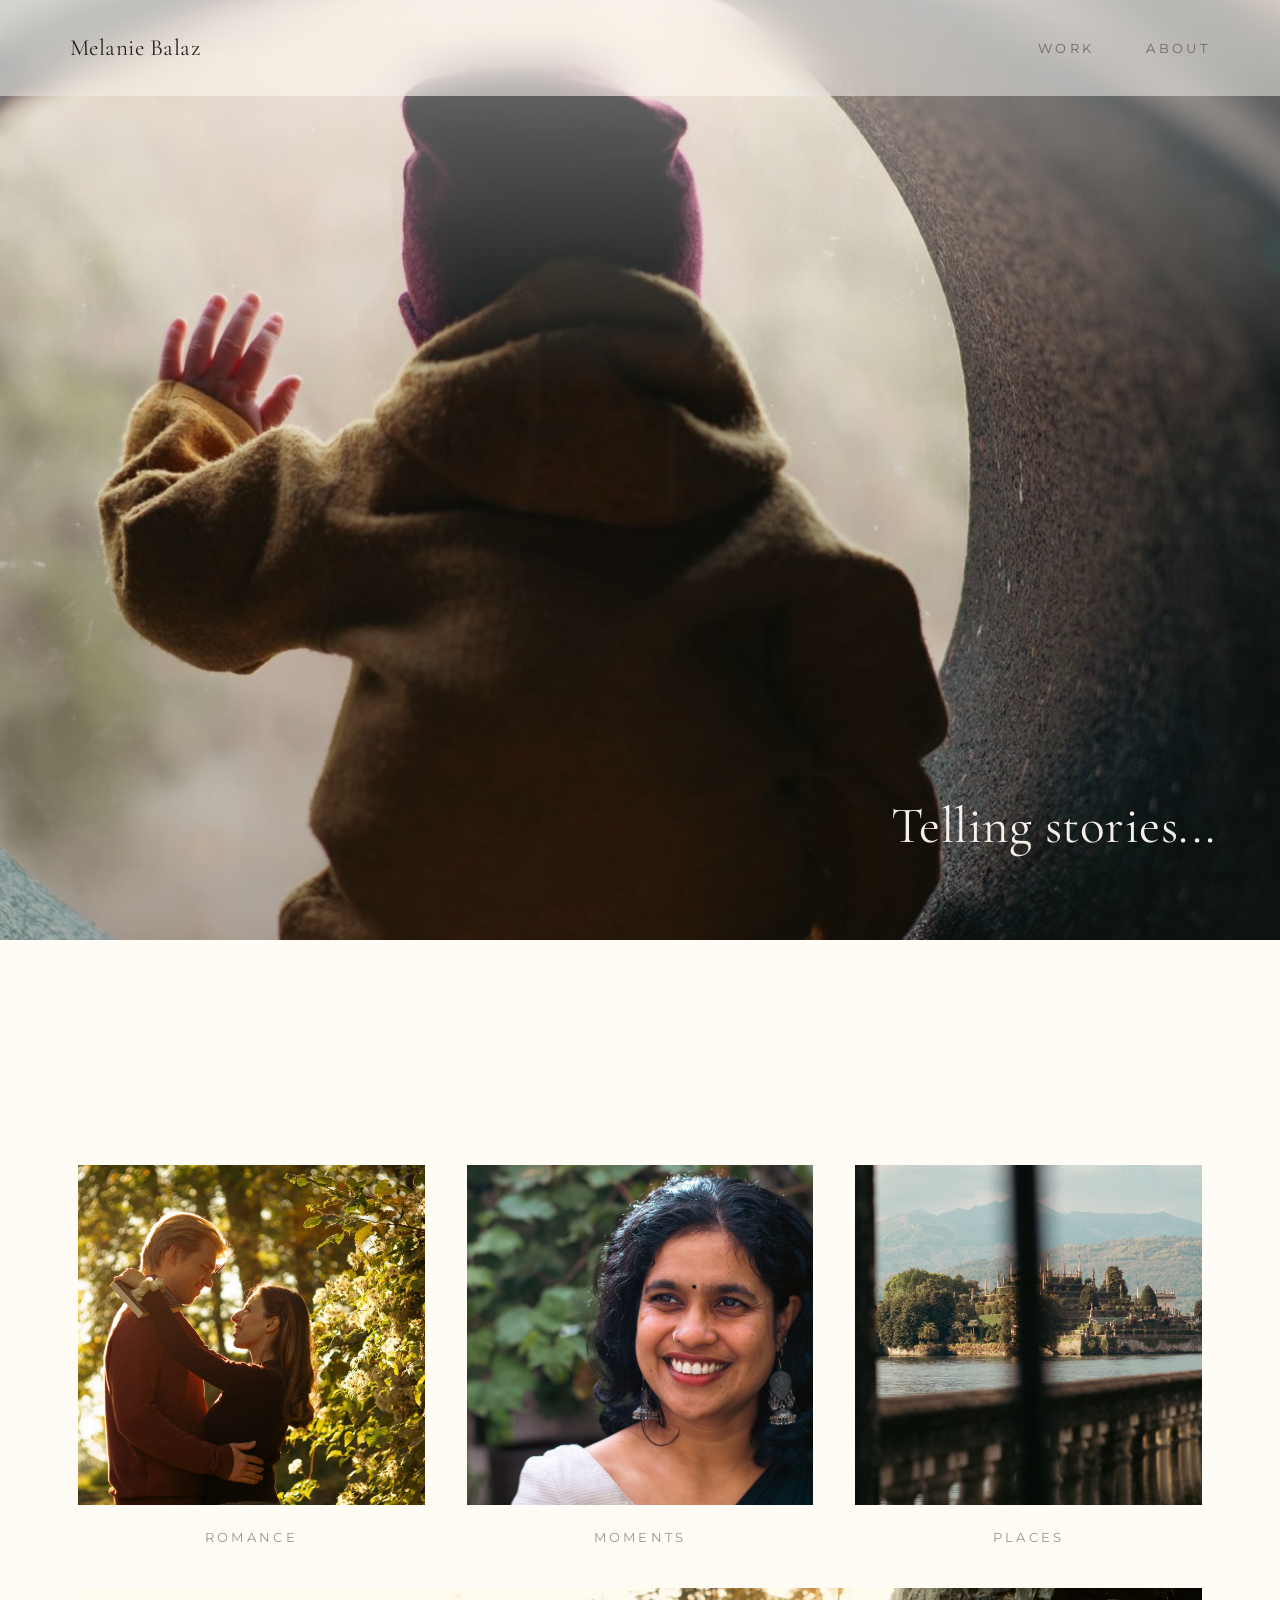
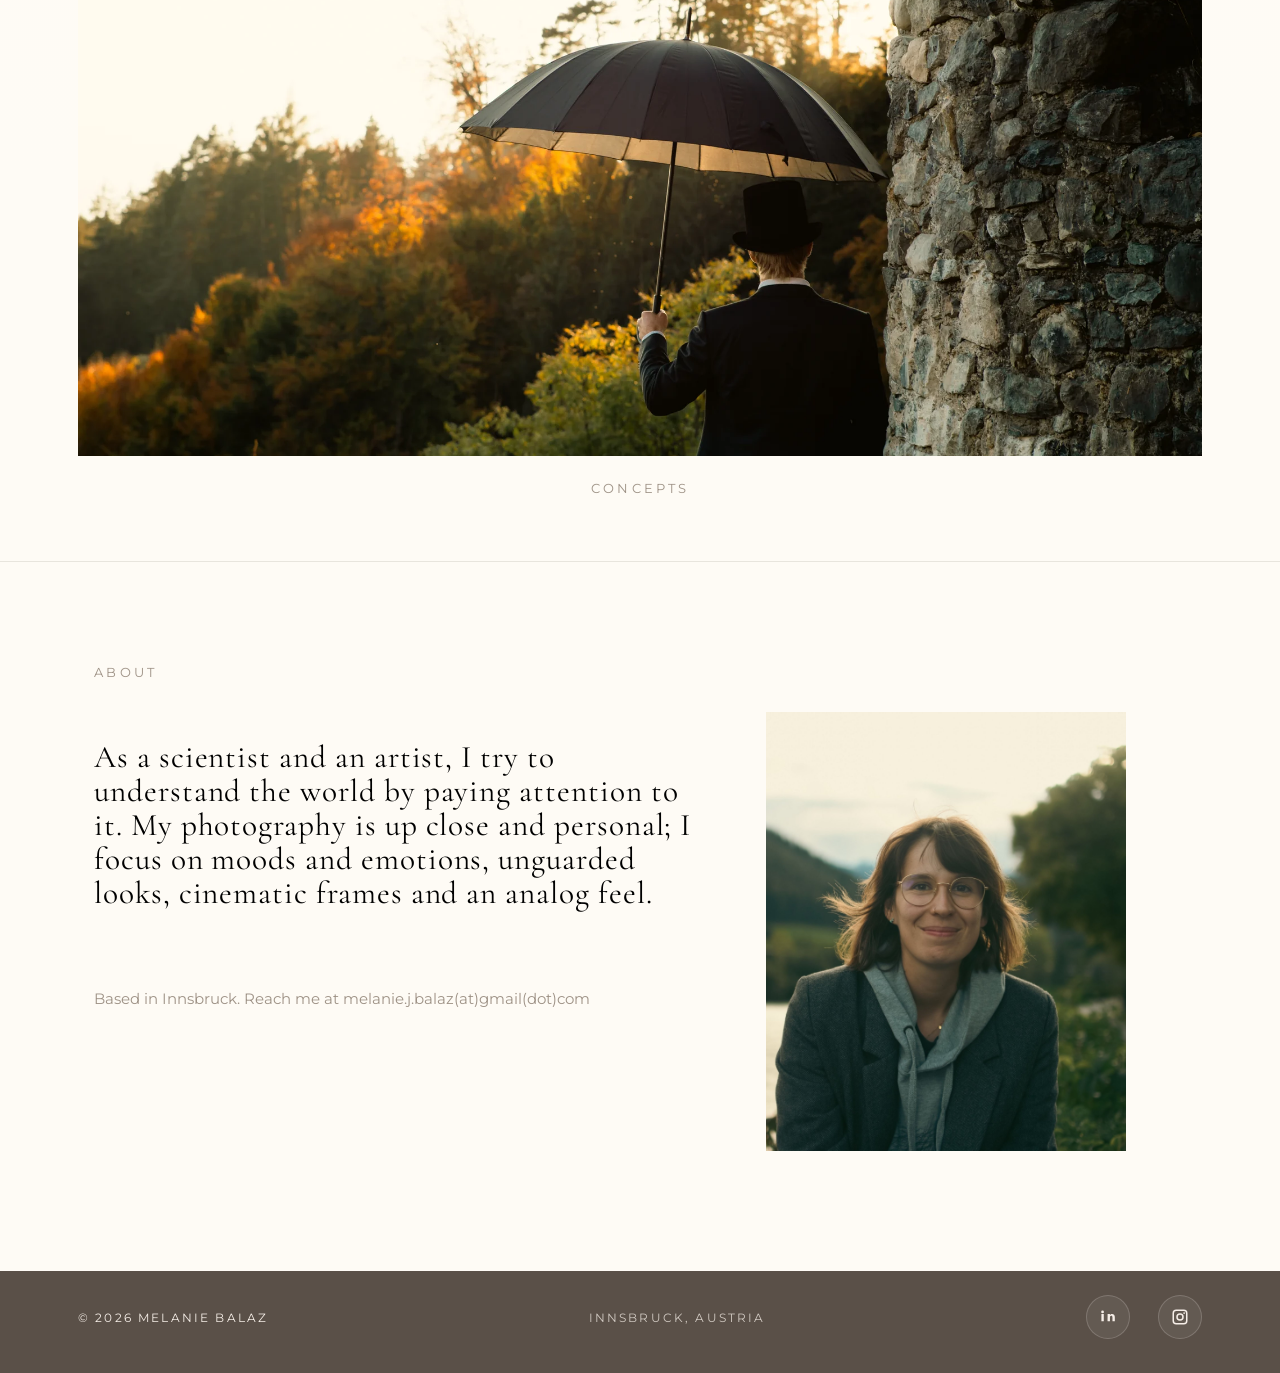
<file: index.html>
<!DOCTYPE html>
<html lang="en">
<head>
  <meta charset="utf-8">
  <meta name="viewport" content="width=device-width, initial-scale=1">
  <title>Melanie Balaz | Photography Portfolio in Innsbruck</title>
  <meta name="description" content="Photography portfolio of Melanie Balaz, an Innsbruck-based photographer capturing romance, fleeting moments, places, and concepts with a cinematic, intimate style.">
  <meta name="author" content="Melanie Balaz">
  <meta name="robots" content="index, follow, max-image-preview:large">
  <link rel="canonical" href="https://melaniebalaz.com/">
  <link rel="icon" href="favicon.svg" type="image/svg+xml">
  <meta property="og:locale" content="en_US">
  <meta property="og:type" content="website">
  <meta property="og:site_name" content="Melanie Balaz">
  <meta property="og:title" content="Melanie Balaz | Photography Portfolio in Innsbruck">
  <meta property="og:description" content="Photography portfolio of Melanie Balaz, an Innsbruck-based photographer capturing romance, fleeting moments, places, and concepts with a cinematic, intimate style.">
  <meta property="og:url" content="https://melaniebalaz.com/">
  <meta property="og:image" content="https://melaniebalaz.com/assets/home/hero-placeholder.jpg">
  <meta property="og:image:width" content="2200">
  <meta property="og:image:height" content="1235">
  <meta property="og:image:alt" content="Hero photograph from Melanie Balaz's photography portfolio">
  <meta name="twitter:card" content="summary_large_image">
  <meta name="twitter:title" content="Melanie Balaz | Photography Portfolio in Innsbruck">
  <meta name="twitter:description" content="Photography portfolio of Melanie Balaz, an Innsbruck-based photographer capturing romance, fleeting moments, places, and concepts with a cinematic, intimate style.">
  <meta name="twitter:image" content="https://melaniebalaz.com/assets/home/hero-placeholder.jpg">
  <link rel="preconnect" href="https://fonts.googleapis.com">
  <link rel="preconnect" href="https://fonts.gstatic.com" crossorigin>
  <link href="https://fonts.googleapis.com/css2?family=Cormorant+Garamond:wght@400;500&family=Montserrat:wght@300;400;500&display=swap" rel="stylesheet">
  <link rel="stylesheet" href="css/style.css">
  <script type="application/ld+json">
    {
      "@context": "https://schema.org",
      "@type": "WebSite",
      "name": "Melanie Balaz",
      "url": "https://melaniebalaz.com/",
      "description": "Photography portfolio of Melanie Balaz, an Innsbruck-based photographer capturing romance, fleeting moments, places, and concepts with a cinematic, intimate style.",
      "publisher": {
        "@type": "Person",
        "name": "Melanie Balaz"
      }
    }
  </script>
</head>
<body class="page-home">
  <div class="page-shell">
    <header class="site-header">
      <a class="brand" href="index.html">Melanie Balaz</a>
      <button class="nav-toggle" type="button" aria-expanded="false" aria-controls="site-nav">
        Menu
      </button>
      <nav class="site-nav" id="site-nav" aria-label="Primary">
        <div class="nav-group nav-work">
          <a href="#work" aria-haspopup="true">Work</a>
          <div class="work-dropdown" aria-label="Work sections">
            <a class="dropdown-link" href="romance.html">Romance</a>
            <a class="dropdown-link" href="moments.html">Moments</a>
            <a class="dropdown-link" href="places.html">Places</a>
            <a class="dropdown-link" href="concepts.html">Concepts</a>
          </div>
        </div>
        <a href="#about">About</a>
      </nav>
    </header>

    <main>
      <section class="hero">
        <img src="assets/home/hero-placeholder.jpg" alt="Hero photograph from Melanie Balaz's portfolio" width="2200" height="1235" fetchpriority="high">
        <div class="hero-copy">
          <h1>Telling stories...</h1>
        </div>
      </section>

      <section class="work-section" id="work">
        <div class="section-spacer" aria-hidden="true"></div>
        <div class="card-grid">
          <a class="story-card" href="romance.html">
            <div class="story-image-wrap">
              <img src="assets/romance/jm.jpg" alt="Couple portrait preview for the Romance gallery" loading="lazy" decoding="async">
            </div>
            <span>Romance</span>
          </a>
          <a class="story-card" href="moments.html">
            <div class="story-image-wrap">
              <img src="assets/moments/cover-placeholder.jpg" alt="Documentary-style preview for the Moments gallery" loading="lazy" decoding="async">
            </div>
            <span>Moments</span>
          </a>
          <a class="story-card" href="places.html">
            <div class="story-image-wrap">
              <img src="assets/places/cover-placeholder.jpg" alt="Travel and landscape preview for the Places gallery" loading="lazy" decoding="async">
            </div>
            <span>Places</span>
          </a>
          <a class="story-card story-card-wide" href="concepts.html">
            <div class="story-image-wrap">
              <img src="assets/concept/cover.webp" alt="Creative portrait preview for the Concepts gallery" loading="lazy" decoding="async">
            </div>
            <span>Concepts</span>
          </a>
        </div>
      </section>

      <section class="about-section" id="about">
        <div class="about-inner">
          <div class="about-copy">
            <p class="eyebrow">About</p>
            <p class="about-text">
              As a scientist and an artist, I try to understand the world by paying attention to it.
              My photography is up close and personal; I focus on moods and emotions, unguarded looks, cinematic frames and an analog feel.
            </p>
            <p class="about-contact">
              Based in Innsbruck. Reach me at melanie.j.balaz(at)gmail(dot)com
            </p>
          </div>
          <figure class="about-portrait">
            <img src="assets/about/portrait-placeholder.jpg" alt="Portrait of photographer Melanie Balaz" loading="lazy" decoding="async">
          </figure>
        </div>
      </section>
    </main>

    <footer class="site-footer">
      <p class="footer-credit">&copy; 2026 Melanie Balaz</p>
      <p class="footer-location">Innsbruck, Austria</p>
      <div class="footer-links" aria-label="Social links">
        <a class="social-link" href="https://www.linkedin.com/in/melanie-balaz-13ab78132/" target="_blank" rel="noopener noreferrer" aria-label="LinkedIn">
          <svg viewBox="0 0 24 24" aria-hidden="true">
            <path d="M6.94 8.5v8.56H4.09V8.5zm.19-2.64a1.66 1.66 0 1 1-3.32 0 1.66 1.66 0 0 1 3.32 0m13.06 6.27v4.93h-2.84v-4.6c0-1.16-.41-1.95-1.45-1.95-.79 0-1.26.53-1.47 1.05-.08.18-.1.44-.1.7v4.8H11.5s.04-7.8 0-8.56h2.83v1.21l-.02.03h.02v-.03c.38-.59 1.05-1.43 2.56-1.43 1.87 0 3.3 1.22 3.3 3.85"/>
          </svg>
          <span class="sr-only">LinkedIn</span>
        </a>
        <a class="social-link" href="https://www.instagram.com/sciaridae_/" target="_blank" rel="noopener noreferrer" aria-label="Instagram">
          <svg viewBox="0 0 24 24" aria-hidden="true">
            <path d="M7.5 3h9A4.5 4.5 0 0 1 21 7.5v9a4.5 4.5 0 0 1-4.5 4.5h-9A4.5 4.5 0 0 1 3 16.5v-9A4.5 4.5 0 0 1 7.5 3m0 1.8A2.7 2.7 0 0 0 4.8 7.5v9a2.7 2.7 0 0 0 2.7 2.7h9a2.7 2.7 0 0 0 2.7-2.7v-9a2.7 2.7 0 0 0-2.7-2.7zm9.45 1.35a1.05 1.05 0 1 1 0 2.1 1.05 1.05 0 0 1 0-2.1M12 7.5A4.5 4.5 0 1 1 7.5 12 4.5 4.5 0 0 1 12 7.5m0 1.8A2.7 2.7 0 1 0 14.7 12 2.7 2.7 0 0 0 12 9.3"/>
          </svg>
          <span class="sr-only">Instagram</span>
        </a>
      </div>
    </footer>
  </div>

  <script src="js/script.js"></script>
</body>
</html>
</file>
<file: css/style.css>
:root {
  --bg: #f6f3ee;
  --panel: rgba(255, 255, 255, 0.58);
  --panel-strong: rgba(255, 255, 255, 0.82);
  --line: rgba(77, 64, 51, 0.12);
  --text: #2b2520;
  --muted: #9e9286;
  --hover: #000;
  --shadow: 0 22px 50px rgba(74, 56, 39, 0.09);
  --radius: 30px;
  --radius-small: 22px;
  --content-width: min(1960px, calc(100vw - 32px));
}

* {
  box-sizing: border-box;
}

html {
  scroll-behavior: smooth;
}

body {
  margin: 0;
  background:
    radial-gradient(circle at top left, rgba(228, 215, 201, 0.5), transparent 28%),
    linear-gradient(180deg, #fcf7f0 0%, #f7efe5 100%);
  color: var(--text);
  font-family: "Montserrat", sans-serif;
  overflow-x: hidden;
}

img {
  display: block;
  max-width: 100%;
}

a {
  color: inherit;
  text-decoration: none;
}

button {
  font: inherit;
}

.page-shell {
  width: 100%;
  margin: 0;
  min-height: 100vh;
  border: 0;
  border-radius: 0;
  background: rgba(255, 252, 247, 0.92);
  box-shadow: none;
  overflow: clip;
}

.page-shell-inner {
  min-height: 100vh;
}

.site-header {
  position: fixed;
  top: 0;
  left: 0;
  right: 0;
  width: 100%;
  display: flex;
  align-items: center;
  justify-content: space-between;
  gap: 24px;
  padding: 34px 70px;
  z-index: 20;
  border-radius: 0;
  background: rgba(255, 252, 248, 0.48);
  backdrop-filter: blur(22px) saturate(135%);
  -webkit-backdrop-filter: blur(22px) saturate(135%);
}

.brand,
.hero h1,
.story-title h1,
.about-text {
  font-family: "Cormorant Garamond", serif;
}

.brand {
  font-size: clamp(1.45rem, 1.35vw, 2.1rem);
  letter-spacing: 0.02em;
}

.site-nav {
  display: flex;
  align-items: center;
  gap: 52px;
  font-size: clamp(0.8rem, 0.72vw, 0.95rem);
  letter-spacing: 0.26em;
  text-transform: uppercase;
  color: #74685d;
}

.nav-group {
  position: relative;
}

.site-nav a {
  transition: color 180ms ease;
}

.site-nav a:hover,
.site-nav a:focus-visible,
.nav-work.nav-open > a {
  color: var(--hover);
}

.site-nav a[aria-current="page"],
.page-romance .nav-work > a,
.page-moments .nav-work > a,
.page-places .nav-work > a {
  color: var(--text);
}

.work-dropdown {
  position: absolute;
  top: calc(100% + 16px);
  right: -28px;
  min-width: 280px;
  display: grid;
  gap: 24px;
  padding: 24px 30px 26px;
  background: rgba(255, 252, 247, 0.94);
  border: 1px solid rgba(77, 64, 51, 0.08);
  box-shadow: 0 16px 30px rgba(50, 37, 26, 0.08);
  opacity: 0;
  transform: translateY(10px);
  pointer-events: none;
  transition: opacity 180ms ease, transform 180ms ease;
}

.work-dropdown::before {
  content: "";
  position: absolute;
  left: 0;
  right: 0;
  top: -16px;
  height: 16px;
}

.work-dropdown a {
  display: block;
}

.work-dropdown a[aria-current="page"] {
  color: var(--text);
}

.work-dropdown a:hover,
.work-dropdown a:focus-visible {
  color: var(--hover);
}

.nav-work:hover .work-dropdown,
.nav-work:focus-within .work-dropdown,
.nav-work.nav-open .work-dropdown {
  opacity: 1;
  transform: translateY(0);
  pointer-events: auto;
}

.nav-toggle {
  display: none;
  border: 0;
  background: transparent;
  text-transform: uppercase;
  letter-spacing: 0.2em;
  color: var(--muted);
}

.hero {
  position: relative;
  min-height: 940px;
  overflow: hidden;
}

.hero::after {
  content: "";
  position: absolute;
  inset: 0;
  background: linear-gradient(180deg, rgba(248, 242, 236, 0.48) 0%, rgba(44, 31, 18, 0.04) 42%, rgba(31, 19, 8, 0.28) 100%);
}

.hero img {
  width: 100%;
  height: 100%;
  min-height: 940px;
  object-fit: cover;
  object-position: center;
}

.hero-copy {
  position: absolute;
  right: clamp(40px, 5vw, 110px);
  bottom: clamp(40px, 7vw, 92px);
  z-index: 1;
}

.hero h1,
.story-title h1 {
  margin: 0;
  font-size: clamp(2.15rem, 4vw, 4.2rem);
  font-weight: 400;
  line-height: 0.94;
  letter-spacing: 0.01em;
}

.hero h1 {
  color: rgba(255, 248, 243, 0.96);
  text-align: right;
}

.story-title h1 {
  font-family: "Cormorant Garamond", serif;
  font-size: clamp(1.8rem, 3vw, 3.1rem);
}

.work-section {
  padding: 0 78px 64px;
}

.section-spacer {
  height: 225px;
}

.card-grid {
  display: grid;
  grid-template-columns: repeat(3, minmax(0, 1fr));
  gap: 42px;
}

.story-card {
  display: block;
  text-align: center;
}

.story-card-wide {
  grid-column: 1 / -1;
}

.story-card-wide .story-image-wrap {
  aspect-ratio: 2.4;
}

.story-image-wrap {
  aspect-ratio: 1.02;
  overflow: hidden;
  background: #e8e2da;
}

.story-card img {
  width: 100%;
  height: 100%;
  object-fit: cover;
  transition: transform 280ms ease, filter 280ms ease;
}

.story-card:hover img,
.story-card:focus-visible img {
  transform: scale(1.02);
  filter: saturate(1.03);
}

.story-card span,
.eyebrow {
  display: inline-block;
  margin-top: 24px;
  font-size: clamp(0.82rem, 0.78vw, 1.22rem);
  letter-spacing: 0.25em;
  text-transform: uppercase;
  color: var(--muted);
}

.about-section {
  border-top: 1px solid var(--line);
  padding: 78px 0 120px;
}

.about-inner {
  max-width: 1320px;
  padding: 0 94px;
  display: grid;
  grid-template-columns: minmax(0, 1.25fr) minmax(280px, 420px);
  gap: 56px;
  align-items: start;
}

.about-copy {
  min-width: 0;
}

.about-text {
  margin: 48px 0 78px;
  max-width: 920px;
  font-size: clamp(1.7rem, 2.45vw, 2.8rem);
  line-height: 1.08;
  font-weight: 400;
  letter-spacing: 0.03em;
  color: #000;
}

.about-contact {
  margin: 0;
  font-size: clamp(0.95rem, 1.05vw, 1.45rem);
  color: var(--muted);
}

.about-portrait {
  margin: 72px 0 0;
  width: min(100%, 360px);
  aspect-ratio: 0.82;
  overflow: hidden;
  background: #e8e1d7;
}

.about-portrait img {
  width: 100%;
  height: 100%;
  object-fit: cover;
}

.site-footer {
  display: flex;
  align-items: center;
  justify-content: space-between;
  gap: 24px;
  padding: 24px 78px 34px;
  background: #5a5048;
  color: rgba(255, 248, 241, 0.94);
}

.footer-credit,
.footer-location,
.footer-links {
  margin: 0;
  font-size: clamp(0.75rem, 0.72vw, 0.92rem);
  letter-spacing: 0.18em;
  text-transform: uppercase;
}

.footer-location {
  color: rgba(255, 248, 241, 0.72);
}

.footer-links {
  display: flex;
  align-items: center;
  gap: 28px;
}

.social-link {
  display: inline-flex;
  align-items: center;
  justify-content: center;
  width: 44px;
  height: 44px;
  border: 1px solid rgba(255, 248, 241, 0.18);
  border-radius: 999px;
  background: rgba(255, 248, 241, 0.06);
  color: inherit;
  transition:
    color 180ms ease,
    transform 180ms ease,
    background-color 180ms ease,
    border-color 180ms ease;
}

.social-link svg {
  width: 20px;
  height: 20px;
  fill: currentColor;
}

.social-link:hover,
.social-link:focus-visible {
  color: #fffdf9;
  background: rgba(255, 248, 241, 0.14);
  border-color: rgba(255, 248, 241, 0.3);
  transform: translateY(-1px);
}

.sr-only {
  position: absolute;
  width: 1px;
  height: 1px;
  padding: 0;
  margin: -1px;
  overflow: hidden;
  clip: rect(0, 0, 0, 0);
  white-space: nowrap;
  border: 0;
}

.story-page {
  padding: 148px 78px 90px;
}

.back-link {
  display: inline-block;
  margin-bottom: 34px;
  font-size: clamp(0.78rem, 0.72vw, 0.95rem);
  letter-spacing: 0.2em;
  text-transform: uppercase;
  color: var(--muted);
}

.back-link::before {
  content: "< ";
}

.story-title {
  padding: 12px 0 86px;
}

.story-title h1 {
  color: var(--text);
}

.couples-list {
  display: grid;
  gap: 52px;
}

.couple-section {
  border-top: 1px solid rgba(77, 64, 51, 0.12);
  padding-top: 26px;
}

.couple-toggle {
  display: grid;
  grid-template-columns: minmax(180px, 240px) minmax(0, 520px);
  gap: 24px;
  align-items: end;
  width: 100%;
  padding: 0;
  border: 0;
  background: transparent;
  cursor: pointer;
  text-align: left;
}

.couple-name {
  align-self: center;
  color: var(--muted);
  font-size: clamp(0.9rem, 0.88vw, 1.2rem);
  letter-spacing: 0.24em;
  text-transform: uppercase;
}

.couple-cover {
  position: relative;
  margin: 0;
  background: rgba(255, 252, 247, 0.92);
  overflow: hidden;
  max-width: 520px;
}

.couple-cover::after {
  content: "";
  position: absolute;
  inset: 0;
  background: rgba(255, 252, 247, 0.24);
  opacity: 0;
  transition: opacity 220ms ease;
  pointer-events: none;
}

.couple-cover img {
  display: block;
  width: 100%;
  height: auto;
  transition: transform 260ms ease, filter 260ms ease;
}

.couple-toggle:hover .couple-cover::after,
.couple-toggle:focus-visible .couple-cover::after {
  opacity: 1;
}

.couple-toggle:hover .couple-cover img,
.couple-toggle:focus-visible .couple-cover img {
  transform: scale(1.03);
  filter: saturate(1.03);
}

.couple-gallery {
  display: grid;
  grid-template-rows: 0fr;
  opacity: 0;
  transform: translateY(-8px);
  transition:
    grid-template-rows 420ms ease,
    opacity 320ms ease,
    transform 420ms ease,
    padding-top 420ms ease;
  padding-top: 0;
}

.couple-gallery > * {
  min-height: 0;
}

.couple-section.is-open .couple-gallery {
  grid-template-rows: 1fr;
  opacity: 1;
  transform: translateY(0);
  padding-top: 28px;
}

.story-gallery-masonry {
  display: grid;
  grid-template-columns: repeat(3, minmax(0, 1fr));
  gap: 28px;
  align-items: start;
}

.couple-gallery .story-gallery-masonry {
  overflow: hidden;
}

.story-frame {
  margin: 0;
  background: rgba(255, 252, 247, 0.92);
}

.story-frame-gallery {
  aspect-ratio: 0.88;
}

.story-frame img {
  width: 100%;
  height: auto;
  object-fit: contain;
}

.story-frame-button {
  display: block;
  width: 100%;
  padding: 0;
  border: 0;
  background: transparent;
  cursor: pointer;
  overflow: hidden;
}

.story-frame-button img {
  display: block;
  width: 100%;
  height: auto;
  transition: transform 260ms ease, filter 260ms ease;
}

.story-frame-button:hover img,
.story-frame-button:focus-visible img {
  transform: scale(1.03);
  filter: saturate(1.03);
}

.lightbox {
  position: fixed;
  inset: 0;
  z-index: 80;
  display: flex;
  align-items: center;
  justify-content: center;
  padding: 56px 32px 32px;
  background: rgba(18, 14, 10, 0.88);
}

.lightbox[hidden] {
  display: none;
}

.lightbox-image {
  max-width: min(94vw, 1600px);
  max-height: 88vh;
  width: auto;
  height: auto;
  object-fit: contain;
  box-shadow: 0 18px 60px rgba(0, 0, 0, 0.28);
}

.lightbox-close {
  position: absolute;
  top: 18px;
  right: 24px;
  border: 0;
  background: transparent;
  color: rgba(255, 248, 243, 0.95);
  font-size: 0.85rem;
  letter-spacing: 0.22em;
  text-transform: uppercase;
  cursor: pointer;
}

@media (max-width: 1100px) {
  .site-header {
    gap: 16px;
    padding: 22px 20px;
    border-radius: 0;
  }

  .page-shell {
    width: 100%;
    border-radius: 0;
  }

  .site-nav {
    position: absolute;
    top: calc(100% - 8px);
    right: 12px;
    display: none;
    width: min(320px, calc(100vw - 24px));
    max-height: min(70svh, 480px);
    overflow-y: auto;
    padding: 18px 18px 22px;
    border: 1px solid rgba(77, 64, 51, 0.08);
    background: rgba(255, 252, 247, 0.96);
    box-shadow: 0 16px 30px rgba(50, 37, 26, 0.08);
  }

  .site-nav.nav-visible {
    display: grid;
    gap: 22px;
  }

  .nav-group {
    display: grid;
    gap: 16px;
  }

  .work-dropdown {
    position: static;
    min-width: auto;
    padding: 0 0 0 14px;
    background: transparent;
    border: 0;
    box-shadow: none;
    opacity: 1;
    transform: none;
    pointer-events: auto;
    gap: 18px;
    display: none;
  }

  .nav-work.nav-open .work-dropdown {
    display: grid;
  }

  .nav-toggle {
    display: block;
    padding: 0;
    font-size: 0.76rem;
    line-height: 1;
  }

  .hero,
  .hero img {
    min-height: 76svh;
  }

  .work-section,
  .story-page {
    padding-left: 20px;
    padding-right: 20px;
  }

  .section-spacer {
    height: 80px;
  }

  .card-grid,
  .story-gallery-masonry {
    grid-template-columns: 1fr;
    gap: 32px;
  }

  .couple-toggle {
    grid-template-columns: 1fr;
    gap: 18px;
  }

  .story-gallery-masonry {
    grid-template-columns: repeat(2, minmax(0, 1fr));
    gap: 20px;
  }

  .about-inner {
    padding: 0 20px;
    grid-template-columns: 1fr;
    gap: 24px;
  }

  .about-text {
    margin: 20px 0 32px;
    max-width: 34rem;
  }

  .about-portrait {
    margin-top: 0;
    max-width: 360px;
  }

  .site-footer {
    padding: 22px 20px 28px;
  }
}

@media (max-width: 700px) {
  .page-shell {
    margin: 0;
  }

  .site-header {
    left: 0;
    right: 0;
    top: 0;
    width: 100%;
    gap: 12px;
    padding: 16px 14px;
  }

  .brand {
    font-size: 1.35rem;
    line-height: 1;
  }

  .hero-copy {
    left: 16px;
    right: 16px;
    bottom: 20px;
  }

  .hero h1 {
    font-size: clamp(2rem, 12vw, 3.15rem);
    line-height: 0.96;
    letter-spacing: 0.02em;
    text-align: left;
  }

  .story-card span,
  .eyebrow,
  .site-nav {
    letter-spacing: 0.18em;
  }

  .site-nav {
    right: 8px;
    width: calc(100vw - 16px);
    gap: 18px;
    font-size: 0.72rem;
  }

  .work-dropdown {
    gap: 14px;
    padding-left: 12px;
  }

  .hero,
  .hero img {
    min-height: 70svh;
  }

  .work-section {
    padding-bottom: 52px;
  }

  .section-spacer {
    height: 56px;
  }

  .card-grid {
    gap: 24px;
  }

  .story-card span {
    margin-top: 16px;
    font-size: 0.8rem;
  }

  .about-section {
    padding: 56px 0 76px;
  }

  .about-inner {
    padding: 0 16px;
  }

  .about-text {
    margin: 16px 0 24px;
    font-size: clamp(1.45rem, 8vw, 2.05rem);
    line-height: 1.1;
  }

  .about-contact {
    font-size: 0.98rem;
    line-height: 1.5;
  }

  .about-portrait {
    width: min(100%, 280px);
  }

  .site-footer {
    flex-direction: column;
    align-items: flex-start;
    gap: 14px;
    padding: 18px 16px 24px;
  }

  .footer-links {
    gap: 18px;
    flex-wrap: wrap;
  }

  .story-page {
    padding: 100px 16px 56px;
  }

  .story-title {
    padding: 8px 0 32px;
  }

  .story-title h1 {
    font-size: clamp(1.7rem, 11vw, 2.5rem);
  }

  .back-link {
    margin-bottom: 20px;
    font-size: 0.72rem;
  }

  .couples-list {
    gap: 36px;
  }

  .couple-section {
    padding-top: 18px;
  }

  .couple-name {
    font-size: 0.8rem;
    letter-spacing: 0.2em;
  }

  .couple-gallery {
    transition:
      grid-template-rows 360ms ease,
      opacity 260ms ease,
      transform 360ms ease,
      padding-top 360ms ease;
  }

  .couple-section.is-open .couple-gallery {
    padding-top: 20px;
  }

  .story-gallery-masonry {
    grid-template-columns: 1fr;
    gap: 16px;
  }

  .lightbox {
    padding: 52px 12px 12px;
  }

  .lightbox-close {
    top: 12px;
    right: 14px;
    font-size: 0.72rem;
  }
}

@media (max-width: 480px) {
  .site-header {
    padding: 14px 12px;
  }

  .brand {
    font-size: 1.2rem;
  }

  .nav-toggle {
    font-size: 0.7rem;
    letter-spacing: 0.18em;
  }

  .hero,
  .hero img {
    min-height: 66svh;
  }

  .hero-copy {
    left: 14px;
    right: 14px;
    bottom: 16px;
  }

  .work-section,
  .story-page,
  .about-inner,
  .site-footer {
    padding-left: 14px;
    padding-right: 14px;
  }
}
</file>
